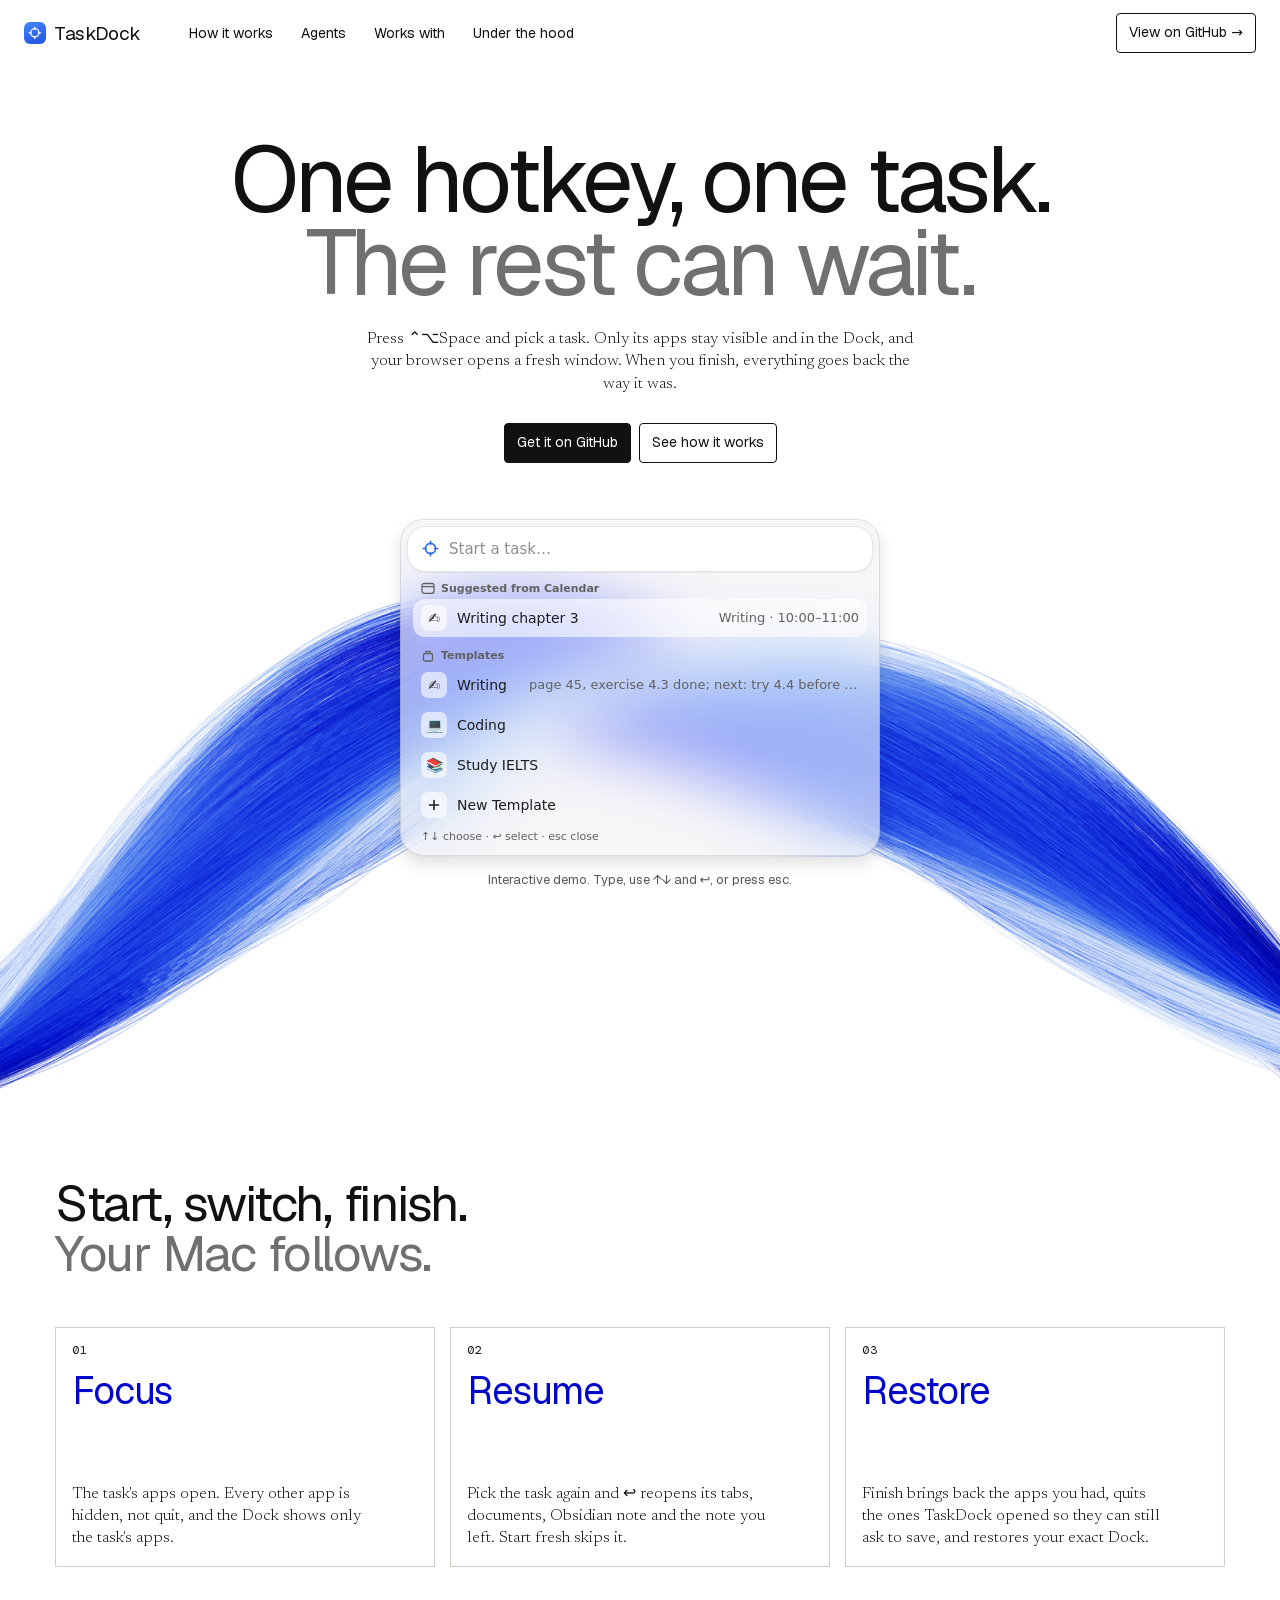
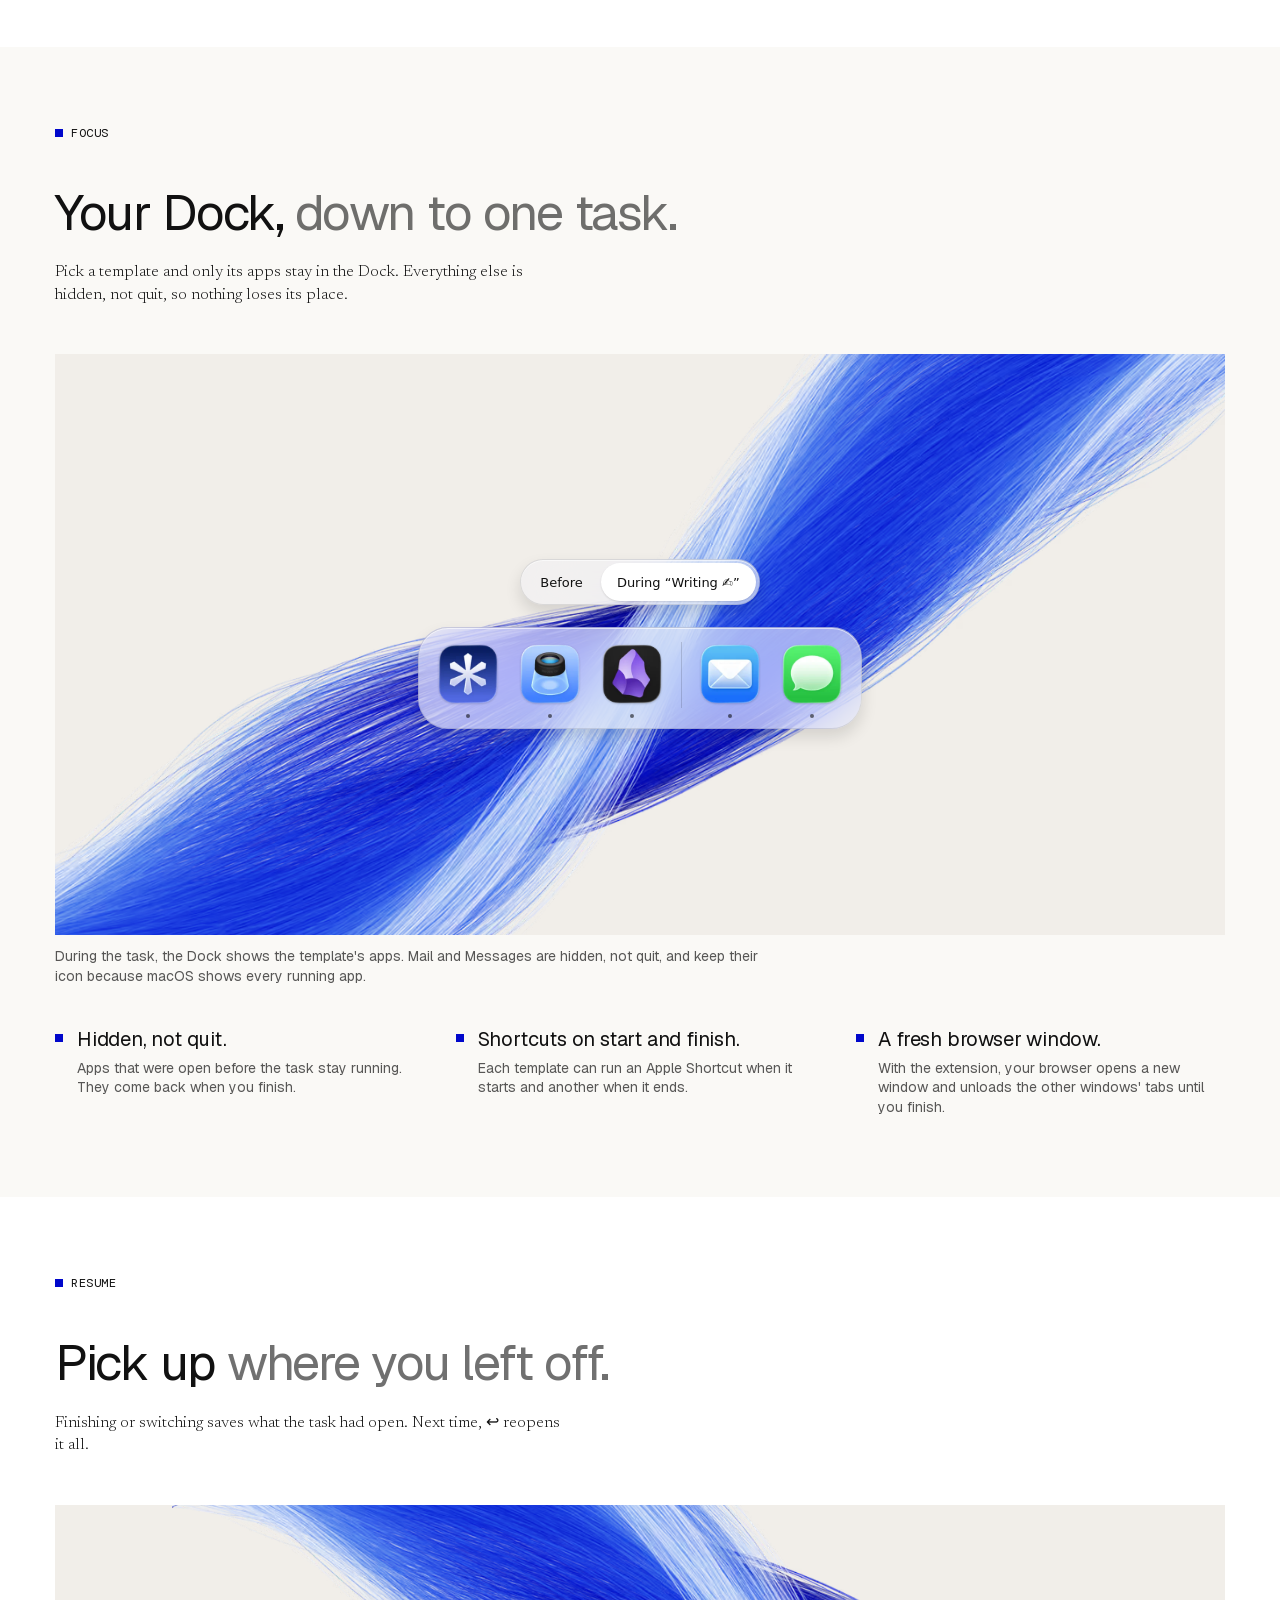
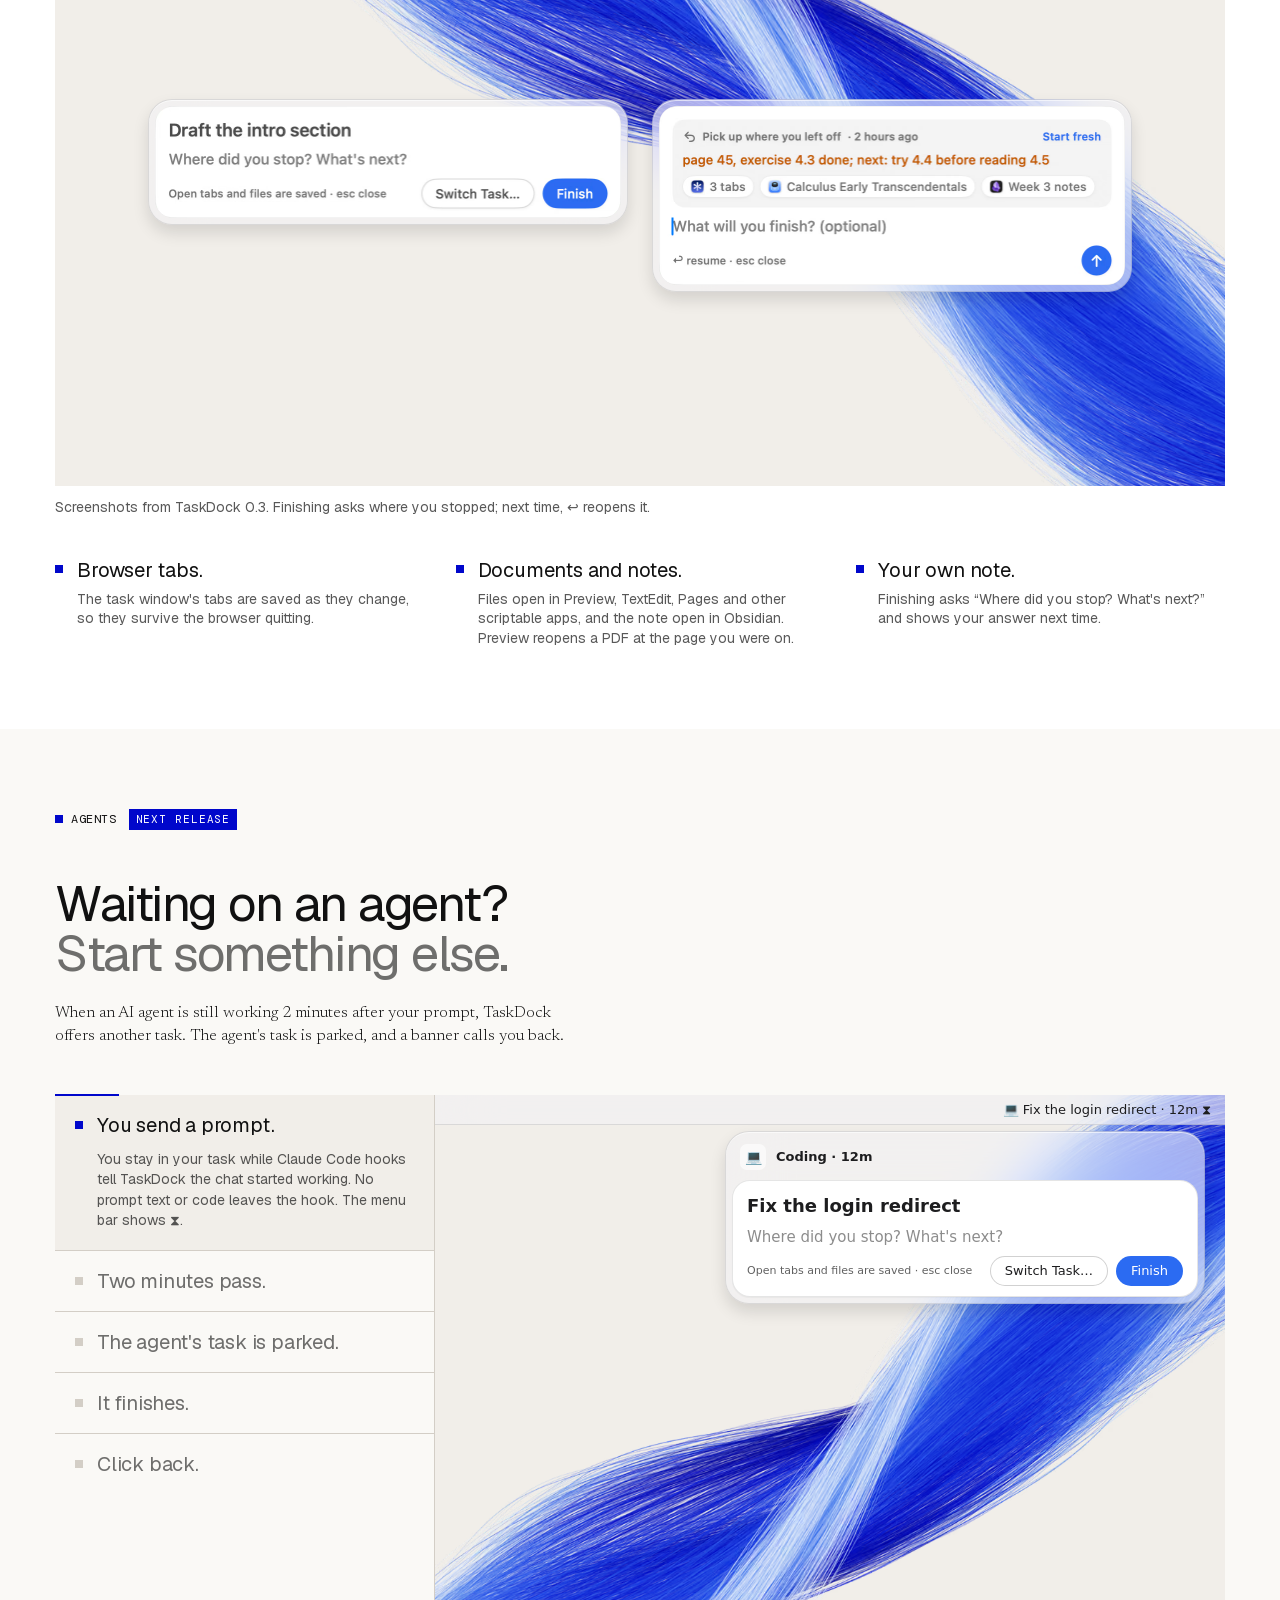
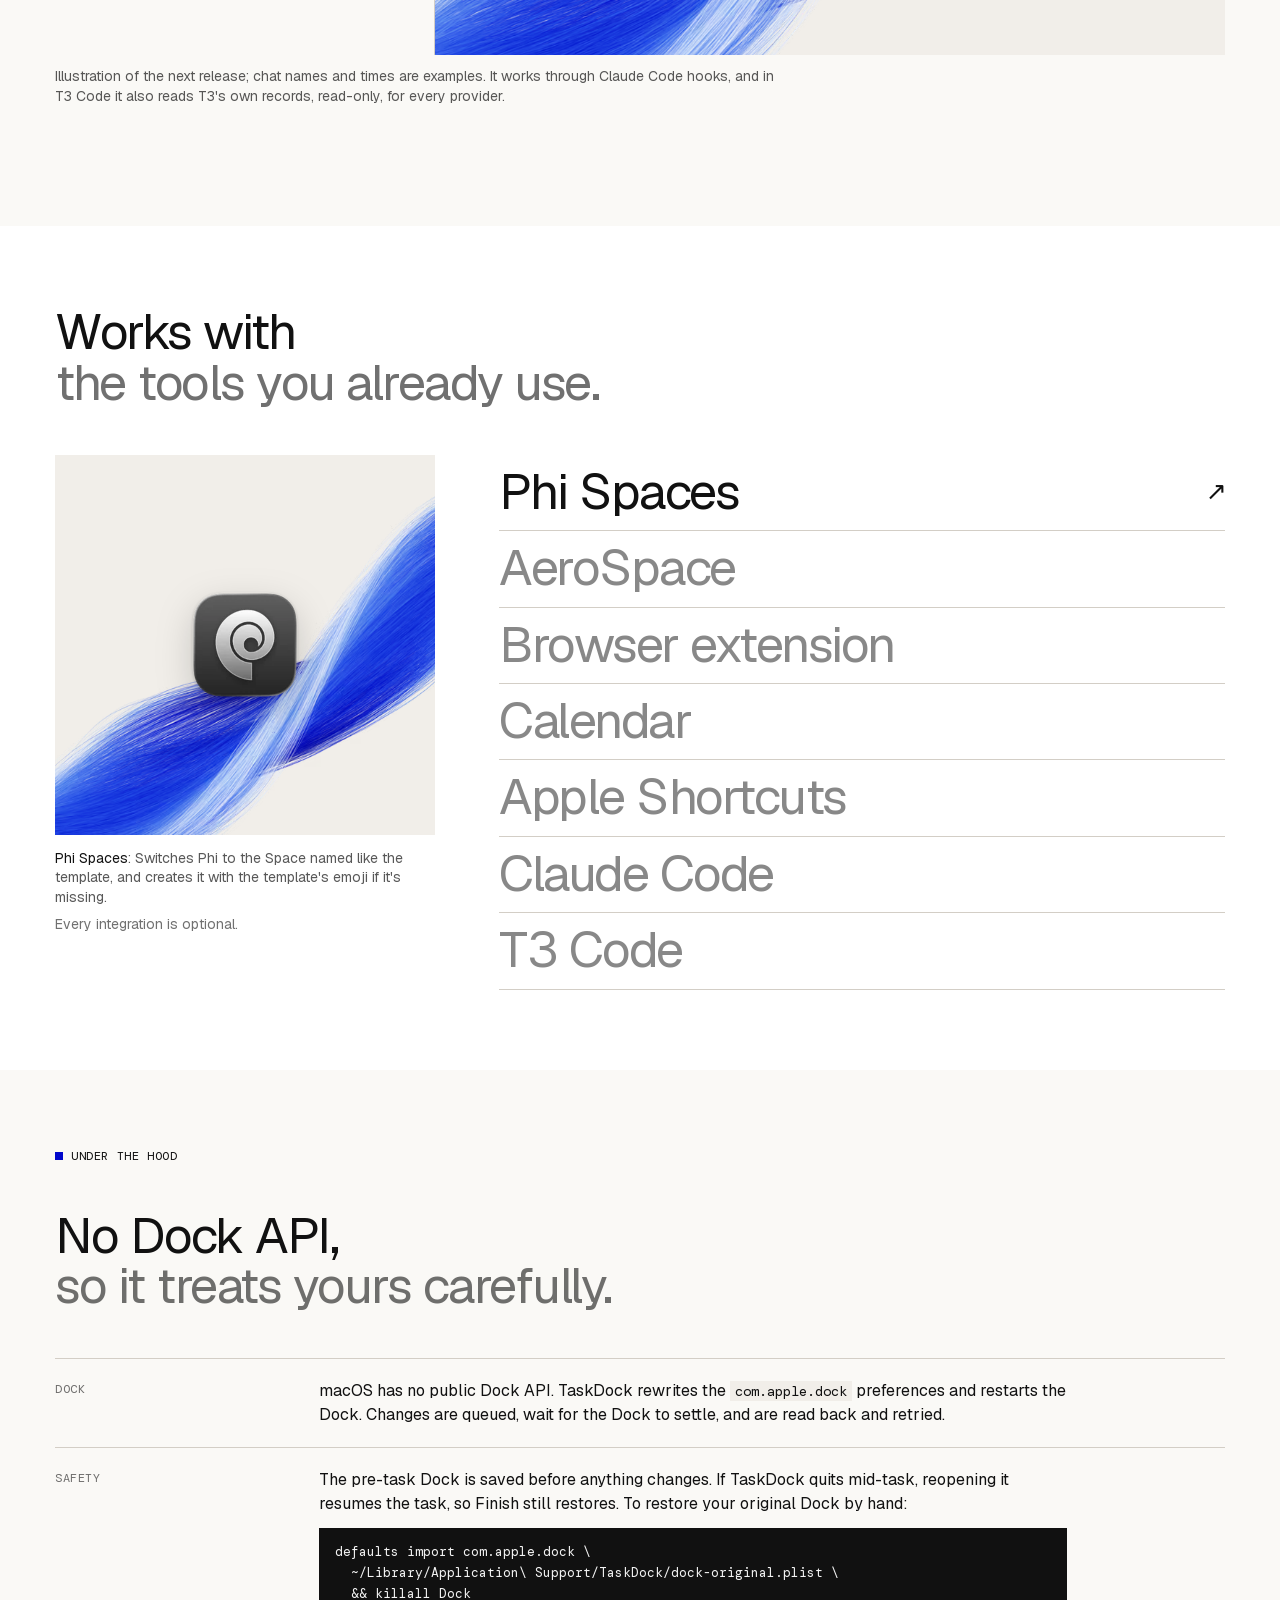
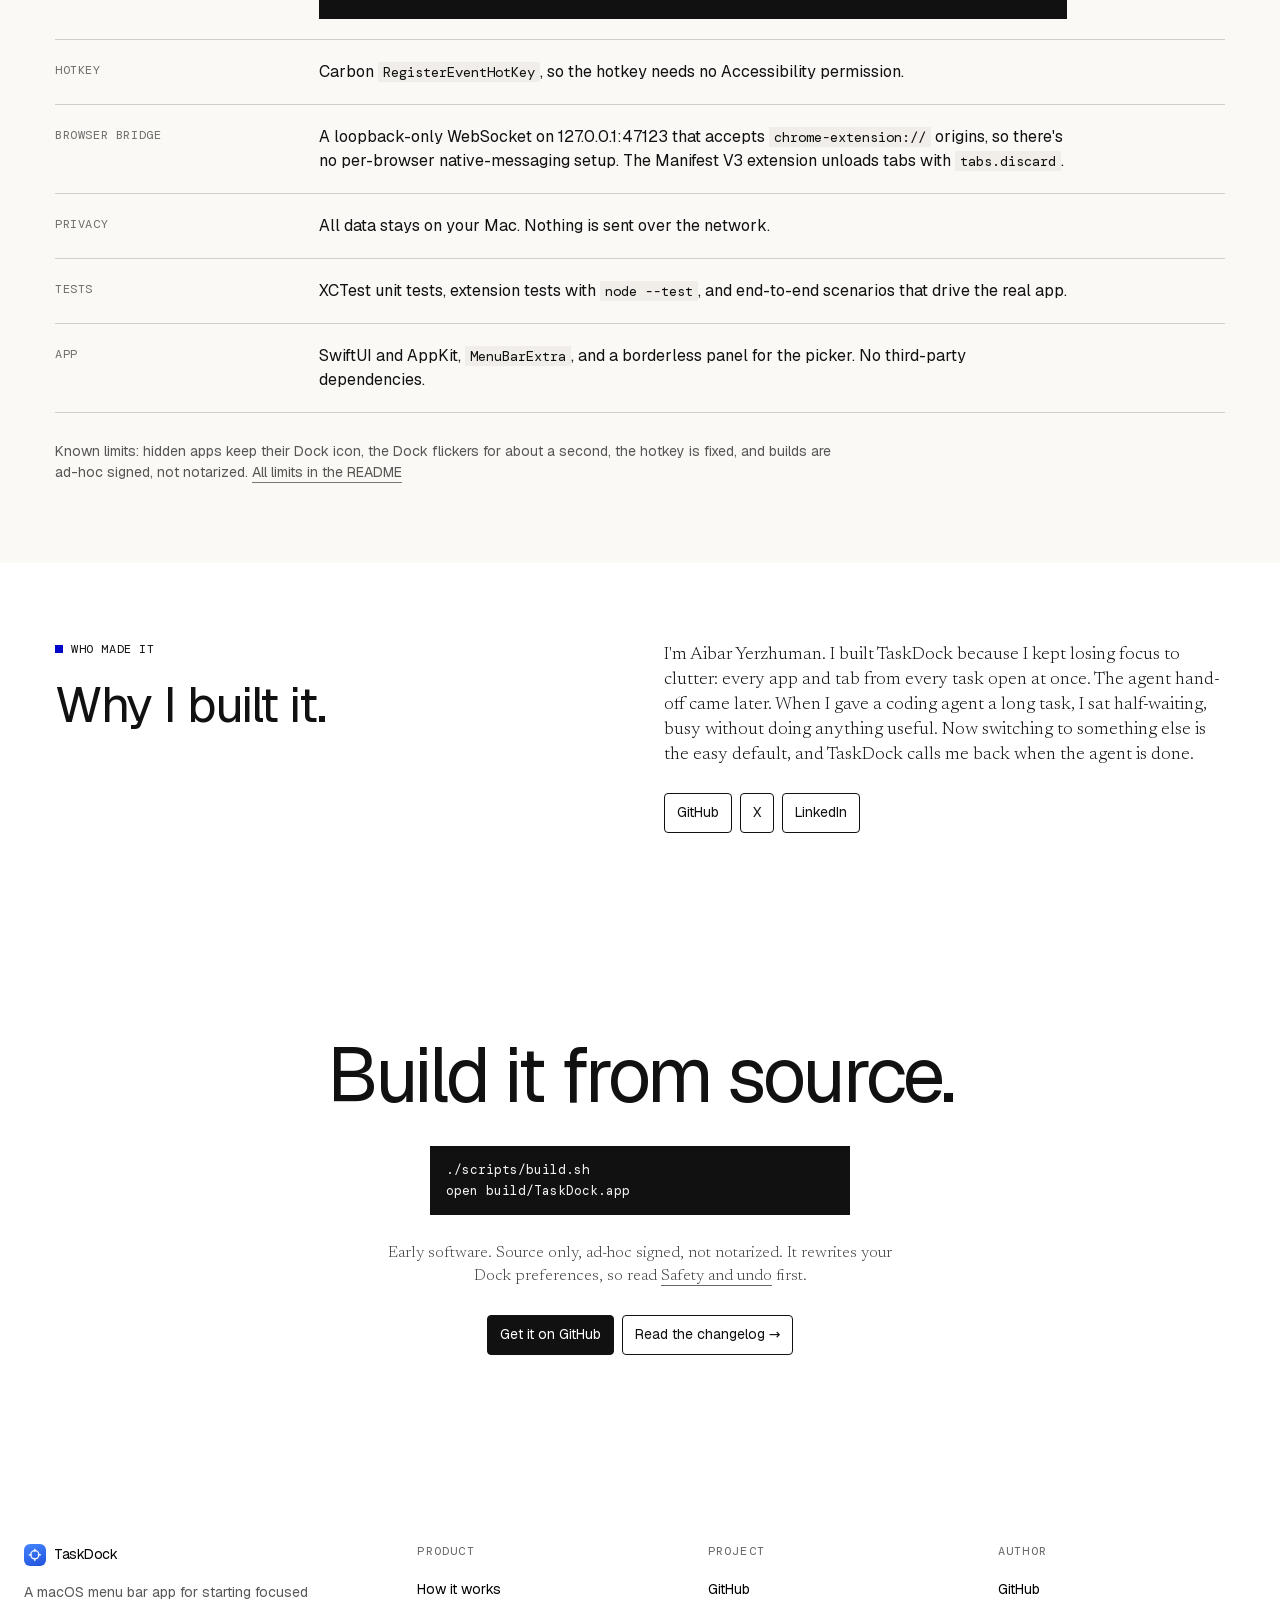
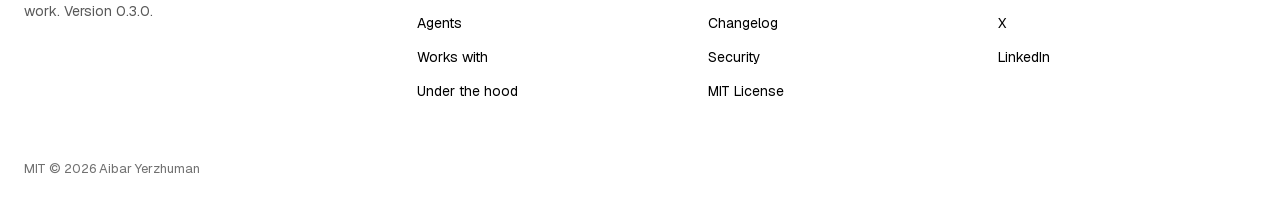
<file: site/index.html>
<!doctype html>
<html lang="en">
<head>
<meta charset="utf-8">
<meta name="viewport" content="width=device-width, initial-scale=1">
<title>TaskDock: one hotkey, one task on your Mac</title>
<meta name="description" content="TaskDock is a macOS menu bar app. Press ⌃⌥Space, pick a task, and only its apps stay in view. Finish, and everything comes back.">
<meta property="og:type" content="website">
<meta property="og:title" content="TaskDock: one hotkey, one task on your Mac">
<meta property="og:description" content="TaskDock is a macOS menu bar app. Press ⌃⌥Space, pick a task, and only its apps stay in view. Finish, and everything comes back.">
<meta property="og:image" content="https://itsaibarr.github.io/TaskDock/assets/og.png">
<meta property="og:image:width" content="1200">
<meta property="og:image:height" content="630">
<meta name="twitter:card" content="summary_large_image">
<link rel="canonical" href="https://itsaibarr.github.io/TaskDock/">
<meta property="og:url" content="https://itsaibarr.github.io/TaskDock/">
<meta name="theme-color" content="#ffffff">
<link rel="icon" href="assets/icon.svg" type="image/svg+xml">
<link rel="preload" href="fonts/geist-400.woff2" as="font" type="font/woff2" crossorigin>
<link rel="preload" href="fonts/newsreader-300.woff2" as="font" type="font/woff2" crossorigin>
<link rel="stylesheet" href="styles.css">
</head>
<body>
<a class="skip" href="#main">Skip to content</a>

<svg width="0" height="0" style="position:absolute" aria-hidden="true">
  <symbol id="i-scope" viewBox="0 0 24 24"><g fill="none" stroke="currentColor" stroke-width="2.2" stroke-linecap="round"><circle cx="12" cy="12" r="7.2"/><path d="M12 1.8v4M12 18.2v4M1.8 12h4M18.2 12h4"/></g></symbol>
  <symbol id="i-cal" viewBox="0 0 14 12"><g fill="none" stroke="currentColor" stroke-width="1.3"><rect x="1" y="1.5" width="12" height="9.8" rx="2"/><path d="M1 4.6h12"/></g></symbol>
  <symbol id="i-stack" viewBox="0 0 14 12"><g fill="none" stroke="currentColor" stroke-width="1.3"><rect x="2.5" y="3.5" width="9" height="7.5" rx="1.6"/><path d="M4 1.6h6"/></g></symbol>
  <symbol id="i-plus" viewBox="0 0 12 12"><path d="M6 1.5v9M1.5 6h9" stroke="currentColor" stroke-width="1.6" stroke-linecap="round"/></symbol>
  <symbol id="i-up" viewBox="0 0 14 14"><path d="M7 12V2.5M2.8 6.5 7 2.3l4.2 4.2" fill="none" stroke="currentColor" stroke-width="2" stroke-linecap="round" stroke-linejoin="round"/></symbol>
  <symbol id="i-back" viewBox="0 0 14 12"><path d="M5 1.5 1.6 4.8 5 8M1.8 4.8h6.7a3.6 3.6 0 0 1 0 7.2H7" fill="none" stroke="currentColor" stroke-width="1.4" stroke-linecap="round" stroke-linejoin="round"/></symbol>
  <symbol id="i-sparkles" viewBox="0 0 14 14"><path d="M5.5 1.5 6.6 4.9 10 6 6.6 7.1 5.5 10.5 4.4 7.1 1 6l3.4-1.1zM11 8.5l.6 1.6 1.6.6-1.6.6-.6 1.6-.6-1.6-1.6-.6 1.6-.6z" fill="currentColor"/></symbol>
</svg>

<header class="nav">
  <a class="brand" href="#top" aria-label="TaskDock, back to top">
    <span class="app-icon" aria-hidden="true"><svg><use href="#i-scope"/></svg></span>TaskDock
  </a>
  <nav aria-label="Sections">
    <ul>
      <li><a href="#how">How it works</a></li>
      <li><a href="#agents">Agents</a></li>
      <li><a href="#works-with">Works with</a></li>
      <li><a href="#engineering">Under the hood</a></li>
    </ul>
  </nav>
  <div class="nav__end">
    <a class="btn btn--line" href="https://github.com/itsaibarr/TaskDock">View on GitHub →</a>
  </div>
</header>

<main id="main">

<!-- 1. Hero -->
<section id="top" class="hero wrap" aria-labelledby="top-h">
  <h1 id="top-h" class="h1">One hotkey, one task. <span class="dim">The rest can wait.</span></h1>
  <p class="lead">Press ⌃⌥Space and pick a task. Only its apps stay visible and in the Dock, and your browser opens a fresh window. When you finish, everything goes back the way it was.</p>
  <div class="actions">
    <a class="btn btn--solid" href="https://github.com/itsaibarr/TaskDock">Get it on GitHub</a>
    <a class="btn btn--line" href="#how">See how it works</a>
  </div>

  <div class="hero__stage">
    <picture class="hero__art" aria-hidden="true">
      <source type="image/avif" srcset="assets/swirl-hero-1200.avif 1200w, assets/swirl-hero-2400.avif 2400w" sizes="(max-width: 700px) 240vw, max(1440px, 100vw)">
      <img src="assets/swirl-hero-2400.webp" srcset="assets/swirl-hero-1200.webp 1200w, assets/swirl-hero-2400.webp 2400w" sizes="(max-width: 700px) 240vw, max(1440px, 100vw)" width="2400" height="917" alt="" fetchpriority="high">
    </picture>
    <div class="hero__demo">
      <div class="zoom">
        <div id="picker-demo" class="picker glass" data-open="true" role="group" aria-label="TaskDock picker demo"></div>
      </div>
      <p class="demo-note"><span class="fine">Interactive demo. Type, use ↑↓ and ↩, or press esc.</span><span class="touch">Interactive demo. Tap a task.</span></p>
      <p class="sr-only" aria-live="polite" id="picker-demo-status"></p>
    </div>
  </div>
</section>

<!-- 2. How it works -->
<section id="how" class="band wrap" aria-labelledby="how-h">
  <div class="section-head">
    <h2 id="how-h" class="h2">Start, switch, finish. <span class="dim">Your Mac follows.</span></h2>
  </div>
  <ol class="boxes">
    <li class="box"><span class="mono">01</span><h3>Focus</h3><p>The task's apps open. Every other app is hidden, not quit, and the Dock shows only the task's apps.</p></li>
    <li class="box"><span class="mono">02</span><h3>Resume</h3><p>Pick the task again and ↩ reopens its tabs, documents, Obsidian note and the note you left. Start fresh skips it.</p></li>
    <li class="box"><span class="mono">03</span><h3>Restore</h3><p>Finish brings back the apps you had, quits the ones TaskDock opened so they can still ask to save, and restores your exact Dock.</p></li>
  </ol>
</section>

<!-- 3. Focus -->
<section id="focus" class="band band--paper wrap" aria-labelledby="focus-h">
  <div class="section-head">
    <p class="eyebrow">Focus</p>
    <h2 id="focus-h" class="h2">Your Dock, <span class="dim">down to one task.</span></h2>
    <p class="lead">Pick a template and only its apps stay in the Dock. Everything else is hidden, not quit, so nothing loses its place.</p>
  </div>
  <figure class="feature">
  <div class="panel">
    <picture class="panel__art" aria-hidden="true">
      <source type="image/avif" srcset="assets/swirl-panel-900.avif 900w, assets/swirl-panel-1600.avif 1600w" sizes="(max-width: 900px) 120vw, 1400px">
      <img src="assets/swirl-panel-1600.webp" srcset="assets/swirl-panel-900.webp 900w, assets/swirl-panel-1600.webp 1600w" sizes="(max-width: 900px) 120vw, 1400px" width="1600" height="933" alt="" loading="lazy">
    </picture>
    <div class="dock-demo">
      <div class="seg glass" role="group" aria-label="Dock state">
        <button type="button" aria-pressed="false" data-dock="before">Before</button>
        <button type="button" aria-pressed="true" data-dock="task">During “Writing ✍️”</button>
      </div>
      <ul class="dock glass" data-state="task" aria-label="Dock">
        <li data-pinned style="view-transition-name:d-mail"><img src="assets/icons/mail.webp" width="96" height="96" alt="Mail"><span class="run"></span></li>
        <li data-pinned style="view-transition-name:d-messages"><img src="assets/icons/messages.webp" width="96" height="96" alt="Messages"><span class="run"></span></li>
        <li data-pinned style="view-transition-name:d-music"><img src="assets/icons/music.webp" width="96" height="96" alt="Music"><span class="run off"></span></li>
        <li  style="view-transition-name:d-helium"><img src="assets/icons/helium.webp" width="96" height="96" alt="Helium"><span class="run"></span></li>
        <li  style="view-transition-name:d-preview"><img src="assets/icons/preview.webp" width="96" height="96" alt="Preview"><span class="run"></span></li>
        <li  style="view-transition-name:d-obsidian"><img src="assets/icons/obsidian.webp" width="96" height="96" alt="Obsidian"><span class="run"></span></li>
        <li data-pinned style="view-transition-name:d-calendar"><img src="assets/icons/calendar.webp" width="96" height="96" alt="Calendar"><span class="run off"></span></li>
        <li data-task-only aria-hidden="true" class="sep"></li>
        <li data-task-only style="view-transition-name:d-mail"><img src="assets/icons/mail.webp" width="96" height="96" alt="Mail, hidden"><span class="run"></span></li>
        <li data-task-only style="view-transition-name:d-messages"><img src="assets/icons/messages.webp" width="96" height="96" alt="Messages, hidden"><span class="run"></span></li>
      </ul>
    </div>
  </div>
  <figcaption class="panel-caption" aria-live="polite" id="dock-caption">During the task, the Dock shows the template's apps. Mail and Messages are hidden, not quit, and keep their icon because macOS shows every running app.</figcaption>
  </figure>
  <div class="items">
    <div><h3>Hidden, not quit.</h3><p>Apps that were open before the task stay running. They come back when you finish.</p></div>
    <div><h3>Shortcuts on start and finish.</h3><p>Each template can run an Apple Shortcut when it starts and another when it ends.</p></div>
    <div><h3>A fresh browser window.</h3><p>With the extension, your browser opens a new window and unloads the other windows' tabs until you finish.</p></div>
  </div>
</section>

<!-- 4. Resume -->
<section id="resume" class="band wrap" aria-labelledby="resume-h">
  <div class="section-head">
    <p class="eyebrow">Resume</p>
    <h2 id="resume-h" class="h2">Pick up <span class="dim">where you left off.</span></h2>
    <p class="lead">Finishing or switching saves what the task had open. Next time, ↩ reopens it all.</p>
  </div>
  <figure class="feature">
  <div class="panel panel--tl">
    <picture class="panel__art" aria-hidden="true">
      <source type="image/avif" srcset="assets/swirl-panel-900.avif 900w, assets/swirl-panel-1600.avif 1600w" sizes="(max-width: 900px) 120vw, 1400px">
      <img src="assets/swirl-panel-1600.webp" srcset="assets/swirl-panel-900.webp 900w, assets/swirl-panel-1600.webp 1600w" sizes="(max-width: 900px) 120vw, 1400px" width="1600" height="933" alt="" loading="lazy">
    </picture>
    <div class="shots">
      <div class="shot glass">
        <picture>
          <source type="image/avif" srcset="assets/finish-card.avif">
          <img src="assets/finish-card.webp" width="934" height="224" loading="lazy" alt="TaskDock's finish card for the task “Draft the intro section”: a field asking “Where did you stop? What's next?”, the hint “Open tabs and files are saved”, and Switch Task and Finish buttons.">
        </picture>
      </div>
      <div class="shot glass">
        <picture>
          <source type="image/avif" srcset="assets/resume-card.avif">
          <img src="assets/resume-card.webp" width="934" height="358" loading="lazy" alt="TaskDock's start card for the Writing template: “Pick up where you left off, 2 hours ago”, the saved note “page 45, exercise 4.3 done; next: try 4.4 before reading 4.5”, chips for 3 tabs, the PDF Calculus Early Transcendentals and the Obsidian note Week 3 notes, and a Start fresh link.">
        </picture>
      </div>
    </div>
  </div>
  <figcaption class="panel-caption">Screenshots from TaskDock 0.3. Finishing asks where you stopped; next time, ↩ reopens it.</figcaption>
  </figure>
  <div class="items">
    <div><h3>Browser tabs.</h3><p>The task window's tabs are saved as they change, so they survive the browser quitting.</p></div>
    <div><h3>Documents and notes.</h3><p>Files open in Preview, TextEdit, Pages and other scriptable apps, and the note open in Obsidian. Preview reopens a PDF at the page you were on.</p></div>
    <div><h3>Your own note.</h3><p>Finishing asks “Where did you stop? What's next?” and shows your answer next time.</p></div>
  </div>
</section>

<!-- 5. Agent hand-off -->
<section id="agents" class="band band--paper wrap" aria-labelledby="agents-h">
  <div class="section-head">
    <p class="eyebrow">Agents <span class="tag">Next release</span></p>
    <h2 id="agents-h" class="h2">Waiting on an agent? <span class="dim">Start something else.</span></h2>
    <p class="lead">When an AI agent is still working 2 minutes after your prompt, TaskDock offers another task. The agent's task is parked, and a banner calls you back.</p>
  </div>

  <figure class="feature">
  <div class="showcase">
    <ol class="steps" aria-label="Agent hand-off, step by step">
      <li class="step" data-active="true"><button type="button" aria-controls="screen" aria-pressed="true" data-step="0">You send a prompt.</button><p>You stay in your task while Claude Code hooks tell TaskDock the chat started working. No prompt text or code leaves the hook. The menu bar shows ⧗.</p></li>
      <li class="step"><button type="button" aria-controls="screen" aria-pressed="false" data-step="1">Two minutes pass.</button><p>The picker opens with “Agent is on it” and “What will you do meanwhile?”. With several chats it reads “3 agents are on it”.</p></li>
      <li class="step"><button type="button" aria-controls="screen" aria-pressed="false" data-step="2">The agent's task is parked.</button><p>Its apps are hidden, never quit, while you work on something else.</p></li>
      <li class="step"><button type="button" aria-controls="screen" aria-pressed="false" data-step="3">It finishes.</button><p>A banner names the chat and its task: “Done after 23 min”. The menu bar shows ✓, or ! when an agent needs you.</p></li>
      <li class="step"><button type="button" aria-controls="screen" aria-pressed="false" data-step="4">Click back.</button><p>The banner takes you back to the task and the chat's app.</p></li>
    </ol>

    <div class="screen" id="screen">
      <picture class="panel__art" aria-hidden="true">
      <source type="image/avif" srcset="assets/swirl-panel-900.avif 900w, assets/swirl-panel-1600.avif 1600w" sizes="(max-width: 900px) 140vw, 1000px">
      <img src="assets/swirl-panel-1600.webp" srcset="assets/swirl-panel-900.webp 900w, assets/swirl-panel-1600.webp 1600w" sizes="(max-width: 900px) 140vw, 1000px" width="1600" height="933" alt="" loading="lazy">
    </picture>
      <div class="menubar glass" aria-label="Menu bar">
        <span class="mb-item" id="mb-label">💻 Fix the login redirect · 12m ⧗</span>
      </div>
      <div class="views">
        <div class="view" data-view="0">
          <div class="zoom"><div class="picker glass" role="img" aria-label="Finish card: Coding · 12m, Fix the login redirect">
            <div class="p-head"><span class="chip">💻</span><span class="sm">Coding · 12m</span></div>
            <div class="p-card p-compose"><div class="p-goal">Fix the login redirect</div><div class="p-ph">Where did you stop? What's next?</div>
              <div class="p-row2"><span class="p-hint">Open tabs and files are saved · esc close</span><span class="p-pill">Switch Task…</span><span class="p-pill p-pill--blue">Finish</span></div></div>
          </div></div>
        </div>
        <div class="view" data-view="1" hidden>
          <div class="zoom"><div id="nudge-demo" class="picker glass" data-open="true" role="group" aria-label="Agent nudge picker demo"></div></div>
        </div>
        <div class="view" data-view="2" hidden>
          <div class="zoom"><div class="picker glass" role="img" aria-label="Finish card: Writing · 1m, Draft the intro section">
            <div class="p-head"><span class="chip">✍️</span><span class="sm">Writing · 1m</span></div>
            <div class="p-card p-compose"><div class="p-goal">Draft the intro section</div><div class="p-ph">Where did you stop? What's next?</div>
              <div class="p-row2"><span class="p-hint">Open tabs and files are saved · esc close</span><span class="p-pill">Switch Task…</span><span class="p-pill p-pill--blue">Finish</span></div></div>
          </div></div>
        </div>
        <div class="view" data-view="3" hidden>
          <div class="banner glass" role="img" aria-label="Notification: Login redirect loop, Coding, Done after 23 min">
            <span class="app-icon" aria-hidden="true"><svg><use href="#i-scope"/></svg></span>
            <b>Login redirect loop</b><time>now</time>
            <span class="s">💻 Coding</span>
            <span class="b">Done after 23 min</span>
          </div>
        </div>
        <div class="view" data-view="4" hidden>
          <div class="pressed"><div class="banner glass" role="img" aria-label="Notification: Login redirect loop, Coding, Done after 23 min">
            <span class="app-icon" aria-hidden="true"><svg><use href="#i-scope"/></svg></span>
            <b>Login redirect loop</b><time>now</time>
            <span class="s">💻 Coding</span>
            <span class="b">Done after 23 min</span>
          </div></div>
          <svg class="cursor" viewBox="0 0 18 18" aria-hidden="true"><path d="M2 1.5v13.2l3.7-3.4 2.4 5.2 2.3-1-2.3-5.1h5z" fill="#111" stroke="#fff" stroke-width="1.2" stroke-linejoin="round"/></svg>
        </div>
      </div>
    </div>
  </div>
  <figcaption class="panel-caption">Illustration of the next release; chat names and times are examples. It works through Claude Code hooks, and in T3 Code it also reads T3's own records, read-only, for every provider.</figcaption>
  </figure>
</section>

<!-- 6. Works with -->
<section id="works-with" class="band wrap" aria-labelledby="works-h">
  <div class="section-head">
    <h2 id="works-h" class="h2">Works with <span class="dim">the tools you already use.</span></h2>
  </div>
  <div class="index-grid">
    <div class="index-side">
      <div class="index-card" aria-hidden="true">
        <picture>
          <source type="image/avif" srcset="assets/swirl-panel-900.avif">
          <img src="assets/swirl-panel-900.webp" width="900" height="525" alt="" loading="lazy">
        </picture>
        <img class="index-icon" id="index-icon" src="assets/icons/phi.webp" width="96" height="96" alt="">
      </div>
      <p class="index-now"><span id="index-k">Phi Spaces</span>: <span id="index-line">Switches Phi to the Space named like the template, and creates it with the template's emoji if it's missing.</span></p>
      <p class="index-caption">Every integration is optional.</p>
    </div>
    <ul class="index">
      <li><a href="https://phibrowser.com"><img class="row-icon" src="assets/icons/phi.webp" width="96" height="96" alt="" loading="lazy"><span class="name">Phi Spaces</span><span class="arrow" aria-hidden="true">↗</span></a><p class="line">Switches Phi to the Space named like the template, and creates it with the template's emoji if it's missing.</p></li>
      <li><a href="https://github.com/nikitabobko/AeroSpace"><img class="row-icon" src="assets/icons/aerospace.webp" width="96" height="96" alt="" loading="lazy"><span class="name">AeroSpace</span><span class="arrow" aria-hidden="true">↗</span></a><p class="line">Remembers each app's workspace when you finish and moves the windows back when you start.</p></li>
      <li><a href="https://github.com/itsaibarr/TaskDock#browser-extension-optional"><img class="row-icon" src="assets/icons/extension.webp" width="96" height="96" alt="" loading="lazy"><span class="name">Browser extension</span><span class="arrow" aria-hidden="true">↗</span></a><p class="line">Opens a fresh window and unloads the other windows' tabs. Chromium 116 or later.</p></li>
      <li><a href="https://github.com/itsaibarr/TaskDock#calendars-optional"><img class="row-icon" src="assets/icons/calendar.webp" width="96" height="96" alt="" loading="lazy"><span class="name">Calendar</span><span class="arrow" aria-hidden="true">↗</span></a><p class="line">Suggests the event happening now, or in the next 15 minutes, at the top of the picker.</p></li>
      <li><a href="https://github.com/itsaibarr/TaskDock#features"><img class="row-icon" src="assets/icons/shortcuts.webp" width="96" height="96" alt="" loading="lazy"><span class="name">Apple Shortcuts</span><span class="arrow" aria-hidden="true">↗</span></a><p class="line">Runs a Shortcut when a task starts and another when it ends.</p></li>
      <li><a href="https://code.claude.com/docs/en/hooks"><img class="row-icon" src="assets/icons/claude.webp" width="96" height="96" alt="" loading="lazy"><span class="name">Claude Code</span><span class="arrow" aria-hidden="true">↗</span></a><p class="line">Next release: hooks tell TaskDock when an agent works, finishes or needs you.</p></li>
      <li><a href="https://t3.codes"><img class="row-icon" src="assets/icons/t3code.webp" width="96" height="96" alt="" loading="lazy"><span class="name">T3 Code</span><span class="arrow" aria-hidden="true">↗</span></a><p class="line">Next release: reads T3's own records, read-only, for every provider.</p></li>
    </ul>
  </div>
</section>

<!-- 7. Under the hood -->
<section id="engineering" class="band band--paper wrap" aria-labelledby="eng-h">
  <div class="section-head">
    <p class="eyebrow">Under the hood</p>
    <h2 id="eng-h" class="h2">No Dock API, <span class="dim">so it treats yours carefully.</span></h2>
  </div>
  <dl class="spec">
    <div><dt class="mono">Dock</dt><dd>macOS has no public Dock API. TaskDock rewrites the <code>com.apple.dock</code> preferences and restarts the Dock. Changes are queued, wait for the Dock to settle, and are read back and retried.</dd></div>
    <div><dt class="mono">Safety</dt><dd>The pre-task Dock is saved before anything changes. If TaskDock quits mid-task, reopening it resumes the task, so Finish still restores. To restore your original Dock by hand:
      <pre class="codeblock" tabindex="0" aria-label="Manual Dock undo command"><code>defaults import com.apple.dock \
  ~/Library/Application\ Support/TaskDock/dock-original.plist \
  &amp;&amp; killall Dock</code></pre></dd></div>
    <div><dt class="mono">Hotkey</dt><dd>Carbon <code>RegisterEventHotKey</code>, so the hotkey needs no Accessibility permission.</dd></div>
    <div><dt class="mono">Browser bridge</dt><dd>A loopback-only WebSocket on 127.0.0.1:47123 that accepts <code>chrome-extension://</code> origins, so there's no per-browser native-messaging setup. The Manifest V3 extension unloads tabs with <code>tabs.discard</code>.</dd></div>
    <div><dt class="mono">Privacy</dt><dd>All data stays on your Mac. Nothing is sent over the network.</dd></div>
    <div><dt class="mono">Tests</dt><dd>XCTest unit tests, extension tests with <code>node --test</code>, and end-to-end scenarios that drive the real app.</dd></div>
    <div><dt class="mono">App</dt><dd>SwiftUI and AppKit, <code>MenuBarExtra</code>, and a borderless panel for the picker. No third-party dependencies.</dd></div>
  </dl>
  <p class="limits">Known limits: hidden apps keep their Dock icon, the Dock flickers for about a second, the hotkey is fixed, and builds are ad-hoc signed, not notarized. <a class="link" href="https://github.com/itsaibarr/TaskDock#known-limitations">All limits in the README</a></p>
</section>

<!-- 8. Who made it -->
<section id="author" class="band wrap" aria-labelledby="author-h">
  <div class="author">
    <div>
      <p class="eyebrow">Who made it</p>
      <h2 id="author-h" class="h2">Why I built it.</h2>
    </div>
    <div>
      <p class="lead">I'm Aibar Yerzhuman. I built TaskDock because I kept losing focus to clutter: every app and tab from every task open at once. The agent hand-off came later. When I gave a coding agent a long task, I sat half-waiting, busy without doing anything useful. Now switching to something else is the easy default, and TaskDock calls me back when the agent is done.</p>
      <div class="actions">
        <a class="btn btn--line" href="https://github.com/itsaibarr">GitHub</a>
        <a class="btn btn--line" href="https://x.com/itsaibarr">X</a>
        <a class="btn btn--line" href="https://www.linkedin.com/in/aibar-yerzhuman/">LinkedIn</a>
      </div>
    </div>
  </div>
</section>

<!-- 9. Close -->
<section id="install" class="close wrap" aria-labelledby="install-h">
  <h2 id="install-h" class="h2">Build it from source.</h2>
  <pre class="codeblock" tabindex="0" aria-label="Install commands"><code>./scripts/build.sh
open build/TaskDock.app</code></pre>
  <p class="lead note">Early software. Source only, ad-hoc signed, not notarized. It rewrites your Dock preferences, so read <a class="link" href="https://github.com/itsaibarr/TaskDock#safety-and-undo">Safety and undo</a> first.</p>
  <div class="actions">
    <a class="btn btn--solid" href="https://github.com/itsaibarr/TaskDock">Get it on GitHub</a>
    <a class="btn btn--line" href="https://github.com/itsaibarr/TaskDock/blob/main/CHANGELOG.md">Read the changelog →</a>
  </div>
</section>

</main>

<footer class="footer">
  <div>
    <a class="brand" href="#top"><span class="app-icon" aria-hidden="true"><svg><use href="#i-scope"/></svg></span>TaskDock</a>
    <p class="blurb">A macOS menu bar app for starting focused work. Version 0.3.0.</p>
  </div>
  <nav aria-labelledby="f-product"><h2 id="f-product">Product</h2><ul>
    <li><a href="#how">How it works</a></li><li><a href="#agents">Agents</a></li><li><a href="#works-with">Works with</a></li><li><a href="#engineering">Under the hood</a></li></ul></nav>
  <nav aria-labelledby="f-project"><h2 id="f-project">Project</h2><ul>
    <li><a href="https://github.com/itsaibarr/TaskDock">GitHub</a></li><li><a href="https://github.com/itsaibarr/TaskDock/blob/main/CHANGELOG.md">Changelog</a></li><li><a href="https://github.com/itsaibarr/TaskDock/blob/main/SECURITY.md">Security</a></li><li><a href="https://github.com/itsaibarr/TaskDock/blob/main/LICENSE">MIT License</a></li></ul></nav>
  <nav aria-labelledby="f-author"><h2 id="f-author">Author</h2><ul>
    <li><a href="https://github.com/itsaibarr">GitHub</a></li><li><a href="https://x.com/itsaibarr">X</a></li><li><a href="https://www.linkedin.com/in/aibar-yerzhuman/">LinkedIn</a></li></ul></nav>
  <p class="fine">MIT © 2026 Aibar Yerzhuman</p>
</footer>

<script src="main.js" defer></script>
</body>
</html>
</file>
<file: site/styles.css>
/* TaskDock site. Layout, type and color measured from intercom.com/helpdesk (2026-11-09); motion follows
   emilkowalski/skills and the design-engineering harness values. See DESIGN.md. */

@font-face { font-family: "Geist"; src: url("fonts/geist-400.woff2") format("woff2"); font-weight: 400; font-display: swap; }
@font-face { font-family: "Newsreader"; src: url("fonts/newsreader-300.woff2") format("woff2"); font-weight: 300; font-display: swap; }
@font-face { font-family: "DM Mono"; src: url("fonts/dmmono-400.woff2") format("woff2"); font-weight: 400; font-display: swap; }

:root {
  --white: #fff;
  --paper: rgb(250 249 246);
  --inset: rgb(241 238 233);
  --stone: rgb(211 206 198);
  --ink: #111;
  --ink-80: rgb(17 17 17 / .8);
  --ink-70: rgb(17 17 17 / .7);
  --ink-60: rgb(17 17 17 / .6);
  --ink-50: rgb(17 17 17 / .5);
  --black: #000;
  --accent: rgb(0 7 203);
  --app-blue: #2B6BF2;            /* TaskDock Theme.accent, only inside app recreations */
  --app-note: rgb(194 89 0);      /* TaskDock Theme.note (light) */
  --app-muted: #616161;           /* Theme.muted, one step darker so it holds 4.5:1 on glass */

  --display: "Geist", ui-sans-serif, system-ui, sans-serif;
  --serif: "Newsreader", Georgia, serif;
  --mono: "DM Mono", ui-monospace, monospace;
  --sys: -apple-system, BlinkMacSystemFont, "SF Pro Text", system-ui, sans-serif;

  --h1: clamp(48px, 28.69px + 4.952vw, 100px);
  --h2: clamp(30px, 21.09px + 2.286vw, 54px);
  --box: clamp(28px, 23.54px + 1.143vw, 40px);

  --container: 1170px;
  --gutter: max(20px, calc((100% - var(--container)) / 2));
  --section: clamp(56px, 42.6px + 3.43vw, 80px);

  /* Motion (emilkowalski/skills): strong ease-out for enter/feedback, ease-in-out for on-screen moves, ease for color. */
  --ease-out: cubic-bezier(.23, 1, .32, 1);
  --ease-in-out: cubic-bezier(.77, 0, .175, 1);
  --motion-scale: 1;
}
@media (prefers-reduced-motion: reduce) { :root { --motion-scale: 0; } }

*, *::before, *::after { box-sizing: border-box; }
html { -webkit-text-size-adjust: 100%; scroll-padding-top: 80px; }
body { margin: 0; background: var(--white); color: var(--ink); font: 400 16px/1.5 var(--display); -webkit-font-smoothing: antialiased; -moz-osx-font-smoothing: grayscale; overflow-x: clip; }
h1, h2, h3, h4, p, ul, ol, figure, pre, dl, dd { margin: 0; }
ul, ol { padding: 0; list-style: none; }
img { display: block; max-width: 100%; height: auto; }
a { color: inherit; }
button { font: inherit; color: inherit; }
:focus-visible { outline: 2px solid var(--accent); outline-offset: 2px; }
.sr-only { position: absolute; width: 1px; height: 1px; padding: 0; margin: -1px; overflow: hidden; clip: rect(0 0 0 0); white-space: nowrap; border: 0; }
.skip { position: absolute; left: 12px; top: -60px; z-index: 100; background: var(--ink); color: #fff; padding: 10px 14px; border-radius: 4px; font-size: 14px; text-decoration: none; }
.skip:focus { top: 12px; }

/* Layout */
.wrap { padding-inline: var(--gutter); }
.band { padding-block: var(--section); }
.band--paper { background: var(--paper); }

/* Type */
.h1 { font: 400 var(--h1)/.9 var(--display); letter-spacing: -.04em; text-wrap: balance; }
.h2 { font: 400 var(--h2)/1 var(--display); letter-spacing: -.0296em; text-wrap: balance; max-width: 760px; }
.dim { color: var(--ink-60); }
.lead { font: 300 16px/1.4 var(--serif); max-width: 520px; text-wrap: pretty; }
.eyebrow { display: flex; align-items: center; gap: 8px; font: 400 12px/1 var(--mono); letter-spacing: .05em; text-transform: uppercase; margin-bottom: 24px; }
.eyebrow::before { content: ""; width: 8px; height: 8px; background: var(--accent); flex: none; }
.tag { display: inline-block; font: 400 11px/1 var(--mono); letter-spacing: .08em; text-transform: uppercase; color: #fff; background: var(--accent); padding: 5px 7px; margin-left: 4px; }
.mono { font: 400 12px/1.3 var(--mono); letter-spacing: .05em; text-transform: uppercase; }
code, pre { font-family: var(--mono); }
.section-head { display: grid; gap: 24px; margin-bottom: 48px; }

/* Buttons: color on hover (ease, pointer only), scale on press (ease-out, 160ms) */
.btn { display: inline-flex; align-items: center; justify-content: center; gap: 6px; min-height: 40px; padding: 0 12px; border-radius: 4px; border: 1px solid var(--ink); font: 400 14px/1.1 var(--display); white-space: nowrap; text-decoration: none; cursor: pointer; background: transparent; transition: background-color 150ms ease, border-color 150ms ease, color 150ms ease, transform 160ms var(--ease-out); }
.btn--solid { background: var(--ink); color: #fff; }
@media (hover: hover) and (pointer: fine) {
  .btn--solid:hover { background: var(--accent); border-color: var(--accent); }
  .btn--line:hover { background: var(--ink); color: #fff; }
}
@media (pointer: coarse) { .btn { min-height: 44px; } }
.actions { display: flex; gap: 8px; flex-wrap: wrap; }
.link { text-decoration: none; background: linear-gradient(currentColor, currentColor) no-repeat right bottom / 100% .8px; padding-bottom: 2px; transition: background-size 200ms var(--ease-out); }
@media (hover: hover) and (pointer: fine) { .link:hover { background-size: 0 .8px; } }

/* Nav */
.nav { position: sticky; top: 0; z-index: 50; height: 66px; background: var(--white); display: flex; align-items: center; gap: 24px; padding-inline: 24px; }
.nav nav { margin-left: 24px; }
.nav__end { margin-left: auto; }
.brand { display: inline-flex; align-items: center; gap: 8px; text-decoration: none; font: 400 19px/1 var(--display); letter-spacing: -.02em; }
.app-icon { color: #fff; width: 22px; height: 22px; border-radius: 6px; background: linear-gradient(160deg, #4585FF, #1F52DB); display: grid; place-items: center; flex: none; }
.app-icon svg { width: 62%; height: 62%; }
.nav ul { display: flex; gap: 28px; font-size: 14px; }
.nav ul a { text-decoration: none; padding-block: 12px; transition: color 150ms ease; }
@media (hover: hover) and (pointer: fine) { .nav ul a:hover { color: var(--ink-60); } }
@media (max-width: 860px) { .nav nav { display: none; } .nav { padding-inline: 16px; } }

/* Hero */
.hero { text-align: center; padding-top: clamp(40px, 24px + 4vw, 72px); overflow: clip; }
.hero .lead { margin: 24px auto 28px; max-width: 560px; }
.hero .actions { justify-content: center; }
.hero__stage { position: relative; margin-top: 56px; height: clamp(500px, 400px + 14vw, 600px); }
.hero__art { position: absolute; left: 50%; bottom: 0; width: max(1440px, 100vw); transform: translateX(-50%); pointer-events: none; }
.hero__art img { width: 100%; }
.hero__demo { position: relative; z-index: 1; display: flex; flex-direction: column; align-items: center; gap: 12px; }
.demo-note { font-size: 13px; color: var(--ink-70); background: var(--white); padding: 2px 8px; border-radius: 4px; }
@media (max-width: 700px) { .hero__art { width: 240vw; } .hero__stage { height: 400px; margin-top: 40px; } }
@media (max-width: 520px) { .hero__stage { height: 320px; } }
.demo-note .touch { display: none; }
@media (pointer: coarse) { .demo-note .fine { display: none; } .demo-note .touch { display: inline; } }

/* 01 / 02 / 03 value boxes */
.boxes { display: grid; grid-template-columns: repeat(3, 1fr); gap: 15px; }
.box { border: 1px solid var(--stone); padding: 16px; min-height: 240px; display: flex; flex-direction: column; background: var(--white); }
.box .mono { line-height: 1; }
.box h3 { font: 400 var(--box)/1 var(--display); letter-spacing: -.03em; color: var(--accent); margin-top: 16px; }
.box p { font: 300 16px/1.4 var(--serif); margin-top: auto; padding-top: 40px; max-width: 34ch; }
@media (max-width: 767px) { .boxes { grid-template-columns: 1fr; } .box { min-height: 200px; } }

/* Feature panels: inset + art, product on top, plain caption below */
.feature { margin-block: 48px 40px; }
.panel { position: relative; background: var(--inset); overflow: hidden; min-height: clamp(420px, 300px + 22vw, 620px); display: grid; place-items: center; padding: 48px 20px; isolation: isolate; }
.panel__art { position: absolute; inset: auto -10% -6% -10%; z-index: -1; pointer-events: none; }
.panel__art img { width: 100%; }
.panel--tl .panel__art { inset: -12% -20% auto 10%; transform: scaleY(-1); }
.panel-caption { font-size: 14px; line-height: 1.4; color: var(--ink-70); margin-top: 12px; max-width: 72ch; }
.items { display: grid; grid-template-columns: repeat(3, 1fr); gap: 32px; }
.items h3 { display: flex; gap: 14px; font: 400 20px/1.2 var(--display); letter-spacing: -.01em; }
.items h3::before { content: ""; flex: none; width: 8px; height: 8px; background: var(--accent); margin-top: 7px; }
.items p { font-size: 14px; line-height: 1.4; color: var(--ink-70); margin: 8px 0 0 22px; max-width: 36ch; }
@media (max-width: 860px) { .items { grid-template-columns: 1fr; gap: 24px; } }

/* Glass: only on TaskDock's own UI */
.glass { background: rgb(242 242 244 / .66); -webkit-backdrop-filter: blur(30px) saturate(180%); backdrop-filter: blur(30px) saturate(180%); border: 1px solid rgb(0 0 0 / .1); box-shadow: 0 8px 16px rgb(0 0 0 / .12), inset 0 1px 0 rgb(255 255 255 / .6); }
@supports not ((backdrop-filter: blur(1px)) or (-webkit-backdrop-filter: blur(1px))) { .glass { background: rgb(244 244 246 / .97); } }
@media (prefers-reduced-transparency: reduce) { .glass { background: rgb(244 244 246); -webkit-backdrop-filter: none; backdrop-filter: none; } }

/* Picker recreation (Picker.swift) */
.picker { width: 480px; padding: 6px; border-radius: 24px; font-family: var(--sys); color: #1d1d1f; text-align: left; font-size: 14px; transform-origin: top center; }
.picker[data-open="false"] { width: 320px; }
.p-card { background: #fff; border: 1px solid rgb(0 0 0 / .1); border-radius: 18px; box-shadow: 0 1px 1px rgb(0 0 0 / .04); }
.p-search { display: flex; align-items: center; gap: 10px; height: 46px; padding: 0 14px; cursor: text; }
.p-scope { width: 17px; height: 17px; color: var(--app-blue); flex: none; }
.p-input, .p-ph { font: 500 15px/1.2 var(--sys); }
.p-input { flex: 1; min-width: 0; border: 0; outline: 0; background: transparent; color: #1d1d1f; padding: 0; }
.p-input::placeholder, .p-ph { color: rgb(0 0 0 / .45); }
.p-label { display: flex; gap: 6px; align-items: center; font: 600 11px/1.2 var(--sys); color: var(--app-muted); padding: 10px 14px 2px; }
.p-label svg { width: 14px; height: 12px; }
.p-list { padding: 2px 6px; display: grid; grid-template-columns: minmax(0, 1fr); gap: 2px; }
.p-list.solo { padding-block: 6px; }
.p-row { display: flex; align-items: center; gap: 10px; height: 38px; padding: 0 8px; border-radius: 12px; cursor: default; }
.p-row[aria-selected="true"] { background: rgb(255 255 255 / .62); }
.p-row .t { font: 500 14px/1.2 var(--sys); white-space: nowrap; flex: none; }
.p-row .n { margin-left: auto; padding-left: 12px; font: 400 13px/1.2 var(--sys); color: var(--app-muted); white-space: nowrap; overflow: hidden; text-overflow: ellipsis; min-width: 0; }
.chip { width: 26px; height: 26px; border-radius: 7px; background: rgb(255 255 255 / .62); display: grid; place-items: center; font-size: 14px; flex: none; }
.chip svg { width: 12px; height: 12px; }
.p-hint { font: 500 11px/1.2 var(--sys); color: var(--app-muted); }
.p-foot { padding: 4px 14px 6px; }
.p-nudge { display: flex; gap: 6px; align-items: center; font: 600 13px/1.2 var(--sys); padding: 4px 10px 8px; white-space: nowrap; overflow: hidden; }
.p-nudge svg { width: 13px; height: 13px; color: var(--app-blue); flex: none; }
.p-nudge .m { color: var(--app-muted); overflow: hidden; text-overflow: ellipsis; }
.p-head { display: flex; align-items: center; gap: 10px; padding: 6px 8px 10px; }
.p-head .big { width: 34px; height: 34px; border-radius: 9px; font-size: 18px; }
.p-head .name { font: 600 15px/1.2 var(--sys); }
.p-head .sm { font: 600 13px/1.2 var(--sys); }
.p-compose { padding: 14px 14px 10px; display: grid; gap: 10px; }
.p-goal { font: 600 18px/1.25 var(--sys); }
.p-resume { background: rgb(0 0 0 / .05); border-radius: 12px; padding: 10px; display: grid; gap: 8px; transition: opacity 200ms ease; }
.p-resume[data-fresh="true"] { opacity: .5; }
.p-resume .top { display: flex; align-items: center; gap: 6px; font: 600 11px/1.2 var(--sys); color: var(--app-muted); }
.p-resume .top svg { width: 14px; height: 12px; flex: none; }
.p-resume .top button { margin-left: auto; border: 0; background: none; color: var(--app-blue); font: inherit; cursor: pointer; padding: 6px 0; }
.p-resume .note { font: 500 13px/1.3 var(--sys); color: var(--app-note); }
.p-chips { display: flex; flex-wrap: nowrap; overflow: hidden; gap: 5px; }
.p-chips span { display: inline-flex; align-items: center; gap: 5px; font: 500 12px/22px var(--sys); color: rgb(0 0 0 / .8); background: #fff; border: .5px solid rgb(0 0 0 / .1); border-radius: 999px; padding: 0 8px; white-space: nowrap; min-width: 0; overflow: hidden; text-overflow: ellipsis; }
.p-chips img { flex: none; width: 14px; height: 14px; }
.p-row2 { display: flex; align-items: center; gap: 8px; }
.p-row2 .p-hint { margin-right: auto; }
.p-send { width: 30px; height: 30px; border-radius: 50%; border: 0; background: var(--app-blue); color: #fff; display: grid; place-items: center; cursor: pointer; transition: transform 160ms var(--ease-out); }
.p-send svg { width: 13px; height: 13px; }
.p-pill { display: inline-flex; align-items: center; height: 30px; padding: 0 14px; border-radius: 999px; font: 500 13px/1 var(--sys); border: 1px solid rgb(0 0 0 / .18); background: #fff; cursor: pointer; white-space: nowrap; transition: transform 160ms var(--ease-out); }
.p-pill--blue { background: var(--app-blue); color: #fff; border-color: transparent; }
/* Press feedback for every control: scale(.96), 160ms ease-out (transitions set on each control). */
.btn:active, button.p-pill:active, .p-send:active, .keycap:active, .seg button:active { transform: scale(.96); }
.picker:has(.p-closed) { background: none; border: 0; box-shadow: none; -webkit-backdrop-filter: none; backdrop-filter: none; }
.p-closed { display: grid; justify-items: center; gap: 10px; padding: 40px 0; color: var(--ink-70); font-size: 14px; }
/* Pointer-opened only (keyboard opens are instant, as in the app's hotkey path): settle + 30ms row stagger */
.picker.morph { animation: pmorph 250ms var(--ease-out); }
@keyframes pmorph { from { transform: scale(calc(1 - .03 * var(--motion-scale))); } }
.reveal-in > * { animation: pfade 200ms var(--ease-out) both; }
.reveal-in > *:nth-child(2) { animation-delay: 30ms; } .reveal-in > *:nth-child(3) { animation-delay: 60ms; }
.reveal-in > *:nth-child(4) { animation-delay: 90ms; } .reveal-in > *:nth-child(n+5) { animation-delay: 120ms; }
@keyframes pfade { from { opacity: 0; transform: translateY(calc(4px * var(--motion-scale))); } }

.keycap { display: inline-flex; align-items: center; gap: 8px; min-height: 44px; padding: 0 18px; border-radius: 999px; font: 500 14px/1 var(--sys); color: var(--ink); cursor: pointer; transition: transform 160ms var(--ease-out); }
.keycap kbd { font: inherit; letter-spacing: .04em; }
@media (max-width: 520px) { .zoom { zoom: .74; } .view { grid-template-columns: minmax(0, 1fr); } .screen .zoom { zoom: .6; } }
@media (max-width: 360px) { .zoom { zoom: .64; } .views { padding-inline: 4px; } .screen .zoom { zoom: .54; } }

/* Dock: real icons, sized to fit its container, no labels (like the real Dock) */
.dock-demo { display: grid; justify-items: center; gap: 22px; width: 100%; container-type: inline-size; }
.dock { view-transition-name: dock; --tile: clamp(30px, calc((100cqi - 72px) / 7.4), 72px); display: flex; align-items: flex-end; gap: calc(var(--tile) * .14); padding: calc(var(--tile) * .14) calc(var(--tile) * .18); border-radius: calc(var(--tile) * .42); max-width: 100%; }
.dock li { display: grid; justify-items: center; gap: calc(var(--tile) * .06); }
.dock img { width: var(--tile); height: var(--tile); }
.dock .run { width: 4px; height: 4px; border-radius: 50%; background: rgb(0 0 0 / .55); }
.dock .run.off { visibility: hidden; }
.dock .sep { width: 1px; align-self: stretch; background: rgb(0 0 0 / .14); margin: 4px 2px 10px; }
.dock[data-state="before"] [data-task-only] { display: none; }
.dock[data-state="task"] [data-pinned] { display: none; }
::view-transition-group(*) { animation-duration: 250ms; animation-timing-function: var(--ease-in-out); }
::view-transition-old(*), ::view-transition-new(*) { animation-duration: 200ms; }
::view-transition-old(dock) { display: none; }
/* Icons that join the Dock wait until the glass has widened; leaving ones go quickly. */
::view-transition-new(d-music), ::view-transition-new(d-calendar) { animation: 150ms var(--ease-out) 100ms both fade-in-vt; }
::view-transition-old(d-music), ::view-transition-old(d-calendar) { animation-duration: 100ms; }
@keyframes fade-in-vt { from { opacity: 0; } }
::view-transition-new(dock) { animation: none; width: 100%; height: 100%; }
:root:active-view-transition .dock { -webkit-backdrop-filter: none; backdrop-filter: none; background: rgb(222 226 246 / .92); }
@media (prefers-reduced-motion: reduce) { ::view-transition-group(*) { animation: none !important; } }
.seg { display: inline-flex; padding: 3px; border-radius: 999px; gap: 2px; }
.seg button { min-height: 38px; padding: 0 16px; border-radius: 999px; border: 0; background: transparent; font: 500 13px/1 var(--sys); cursor: pointer; transition: background-color 150ms ease, transform 160ms var(--ease-out); }
.seg button[aria-pressed="true"] { background: #fff; box-shadow: 0 1px 2px rgb(0 0 0 / .12); }

/* Resume shots */
.shots { display: flex; gap: 24px; align-items: flex-start; justify-content: center; flex-wrap: wrap; }
.shot { padding: 6px; border-radius: 24px; width: min(480px, 100%); }
.shot img { border-radius: 18px; width: 100%; }

/* Agent showcase (Intercom collaboration pattern) */
.showcase { display: grid; grid-template-columns: minmax(280px, 380px) minmax(0, 1fr); background: var(--inset); }
.steps { background: var(--paper); border-right: 1px solid var(--stone); }
.step { border-top: 1px solid var(--stone); position: relative; transition: background-color 150ms ease; }
.step:first-child { border-top: 0; }
.step[data-active="true"] { background: var(--inset); }
.step button { all: unset; box-sizing: border-box; display: flex; gap: 14px; width: 100%; padding: 18px 20px; cursor: pointer; font: 400 20px/24px var(--display); letter-spacing: -.01em; color: var(--ink-60); transition: color 150ms ease; }
.step button:focus-visible { outline: 2px solid var(--accent); outline-offset: -2px; }
.step button::before { content: ""; flex: none; width: 8px; height: 8px; margin-top: 8px; background: var(--stone); transition: background-color 150ms ease; }
.step[data-active="true"] button { color: var(--ink); }
.step[data-active="true"] button::before { background: var(--accent); }
.step[data-active="true"]::before { content: ""; position: absolute; top: -1px; left: 0; width: 64px; height: 2px; background: var(--accent); }
.step p { font-size: 14px; line-height: 1.45; color: var(--ink-70); padding: 0 20px 20px 42px; margin-top: -6px; }
.step:not([data-active="true"]) p { display: none; }
.screen { position: relative; overflow: hidden; min-height: 560px; isolation: isolate; display: grid; grid-template-rows: auto 1fr; }
.screen .panel__art { inset: auto -25% -10% -20%; }
.menubar { display: flex; align-items: center; justify-content: flex-end; height: 30px; padding: 0 14px; font: 500 13px/1 var(--sys); color: #1d1d1f; border-width: 0 0 1px; box-shadow: none; }
.mb-item { white-space: nowrap; }
.views { display: grid; place-items: center; padding: 32px 12px; min-width: 0; }
/* Click: 200ms crossfade with a slight settle. Arrow keys: instant (keyboard). */
.view { grid-area: 1 / 1; display: grid; justify-items: center; gap: 0; width: 100%; transition: transform 200ms var(--ease-out); }
.view[hidden] { display: grid; transform: translateY(calc(6px * var(--motion-scale))); visibility: hidden; pointer-events: none; transition: transform 150ms ease, visibility 0s 150ms; }
/* Fade the glass itself, not its wrapper: a translucent ancestor drops the backdrop blur mid-fade. */
.view .glass, .view .cursor { transition: opacity 200ms var(--ease-out); }
.view[hidden] .glass, .view[hidden] .cursor { opacity: 0; transition: opacity 150ms ease; }
.screen.instant .view, .screen.instant .view .glass, .screen.instant .view .cursor { transition: none; }
/* Finish cards are the top of the menu bar dropdown in the app, so they hang under the menu bar item. */
.view[data-view="0"], .view[data-view="2"] { align-self: start; justify-items: end; margin-top: -26px; padding-right: 8px; }
/* Notifications land top right under the menu bar, as on macOS. */
.view[data-view="3"], .view[data-view="4"] { align-self: start; justify-items: end; margin-top: -20px; padding-right: 8px; }
.view[data-view="4"] .cursor { justify-self: end; margin: -30px 110px 0 0; }
.banner { width: min(360px, 100%); border-radius: 20px; padding: 12px 14px; display: grid; grid-template-columns: 38px 1fr auto; gap: 2px 10px; font-family: var(--sys); color: #1d1d1f; text-align: left; }
.banner .app-icon { width: 38px; height: 38px; border-radius: 9px; grid-row: span 3; align-self: center; }
.banner b { font: 600 13px/1.3 var(--sys); }
.banner .s, .banner .b { font: 400 13px/1.3 var(--sys); grid-column: 2 / 4; }
.banner time { font: 400 12px/1.3 var(--sys); color: var(--app-muted); }
.pressed { width: min(360px, 100%); }
.pressed .banner { width: 100%; transform: scale(.98); }
.cursor { width: 22px; height: 22px; position: relative; z-index: 1; }
@media (max-width: 900px) {
  .showcase { grid-template-columns: minmax(0, 1fr); }
  /* Stage first, so a tapped step changes something on screen. */
  .screen { order: -1; min-height: 340px; }
  .steps { border-right: 0; border-top: 1px solid var(--stone); }
}
@media (max-width: 360px) { .screen { min-height: 300px; } }

/* Works with: hairline index; the card shows the active tool's real icon */
.index-grid { display: grid; grid-template-columns: 380px 1fr; gap: 64px; align-items: start; }
.index-side { position: sticky; top: 96px; }
.index-card { position: relative; background: var(--inset); aspect-ratio: 1 / 1; overflow: hidden; display: grid; place-items: center; isolation: isolate; }
.index-card picture { position: absolute; inset: 0; }
.index-card picture img { position: absolute; inset: 0; width: 100%; height: 100%; object-fit: cover; object-position: 30% 50%; z-index: -1; }
.index-icon { width: 128px; height: 128px; filter: drop-shadow(0 12px 18px rgb(0 0 0 / .18)); }
.index-now { font-size: 14px; line-height: 1.4; color: var(--ink-70); margin-top: 14px; min-height: 3lh; }
.index-now #index-k { color: var(--ink); }
.index-caption { font-size: 14px; color: var(--ink-60); margin-top: 6px; }
.index li { border-bottom: 1px solid var(--stone); }
.index a { display: flex; align-items: center; gap: 16px; padding: 9px 0 11px; text-decoration: none; font: 400 var(--h2)/1.1 var(--display); letter-spacing: -.0296em; color: var(--ink-50); transition: color 150ms ease; }
.index .arrow { margin-left: auto; font-size: .5em; opacity: 0; transition: opacity 150ms ease; }
.index a[aria-current="true"] { color: var(--ink); }
.index a[aria-current="true"] .arrow { opacity: 1; }
.index .row-icon { display: none; }
.index .line { display: none; font-size: 14px; line-height: 1.4; color: var(--ink-70); padding-bottom: 14px; }
@media (max-width: 900px) {
  .index-grid { grid-template-columns: 1fr; gap: 24px; }
  .index-side { display: none; }
  .index a { color: var(--ink); padding-top: 14px; }
  .index .row-icon { display: block; width: 40px; height: 40px; flex: none; }
  .index .arrow { opacity: 1; }
  .index .line { display: block; padding-left: 56px; }
}

/* Under the hood */
.spec { border-top: 1px solid var(--stone); }
.spec > div { display: grid; grid-template-columns: 240px minmax(0, 1fr); gap: 24px; padding: 20px 0; border-bottom: 1px solid var(--stone); }
.spec dt { color: var(--ink-60); padding-top: 3px; }
.spec dd { min-width: 0; max-width: 68ch; }
.spec code { font-size: .88em; background: var(--inset); padding: 1px 5px; }
.codeblock code { background: none; padding: 0; font-size: inherit; }
.codeblock { margin-top: 12px; background: var(--ink); color: #f4f4f4; padding: 14px 16px; font: 400 13px/1.6 var(--mono); overflow-x: auto; white-space: pre; }
.limits { margin-top: 28px; font-size: 14px; line-height: 1.5; color: var(--ink-70); max-width: 80ch; }
#eng-h .dim, #works-h .dim { display: block; }
@media (max-width: 520px) { .codeblock { font-size: 12px; } }
@media (max-width: 760px) { .spec > div { grid-template-columns: minmax(0, 1fr); gap: 6px; } }

/* Author */
.author { display: grid; grid-template-columns: 1fr 1fr; gap: 48px; align-items: start; }
.author .lead { font-size: 18px; max-width: 560px; }
.author .actions { margin-top: 24px; }
@media (max-width: 860px) { .author { grid-template-columns: 1fr; gap: 24px; } }

/* Close */
.close { text-align: center; padding-block: clamp(72px, 48px + 6vw, 136px); }
.close .h2 { margin-inline: auto; font-size: clamp(40px, 27.6px + 3.81vw, 80px); letter-spacing: -.04em; }
.close .codeblock { display: inline-block; text-align: left; margin: 32px auto 0; min-width: min(420px, 100%); max-width: 100%; }
.close .note { color: var(--ink-80); margin: 20px auto 28px; }
.close .actions { justify-content: center; }

/* Footer */
.footer { padding: 64px 24px 32px; display: grid; grid-template-columns: 1.4fr repeat(3, 1fr); gap: 32px; }
.footer h2 { font: 400 12px/1.3 var(--mono); letter-spacing: 1.2px; text-transform: uppercase; color: rgb(0 0 0 / .6); margin-bottom: 18px; }
.footer li + li { margin-top: 10px; }
.footer a { font-size: 14px; line-height: 1.25; color: var(--black); text-decoration: none; }
@media (hover: hover) and (pointer: fine) { .footer ul a:hover { text-decoration: underline; text-underline-offset: 3px; text-decoration-thickness: .8px; } }
.footer .fine { grid-column: 1 / -1; font-size: 13px; color: var(--ink-60); padding-top: 24px; }
.footer .blurb { font-size: 14px; color: var(--ink-70); max-width: 32ch; margin-top: 14px; line-height: 1.4; }
@media (max-width: 760px) { .footer { grid-template-columns: 1fr 1fr; } .footer > :first-child { grid-column: 1 / -1; } }
</file>
